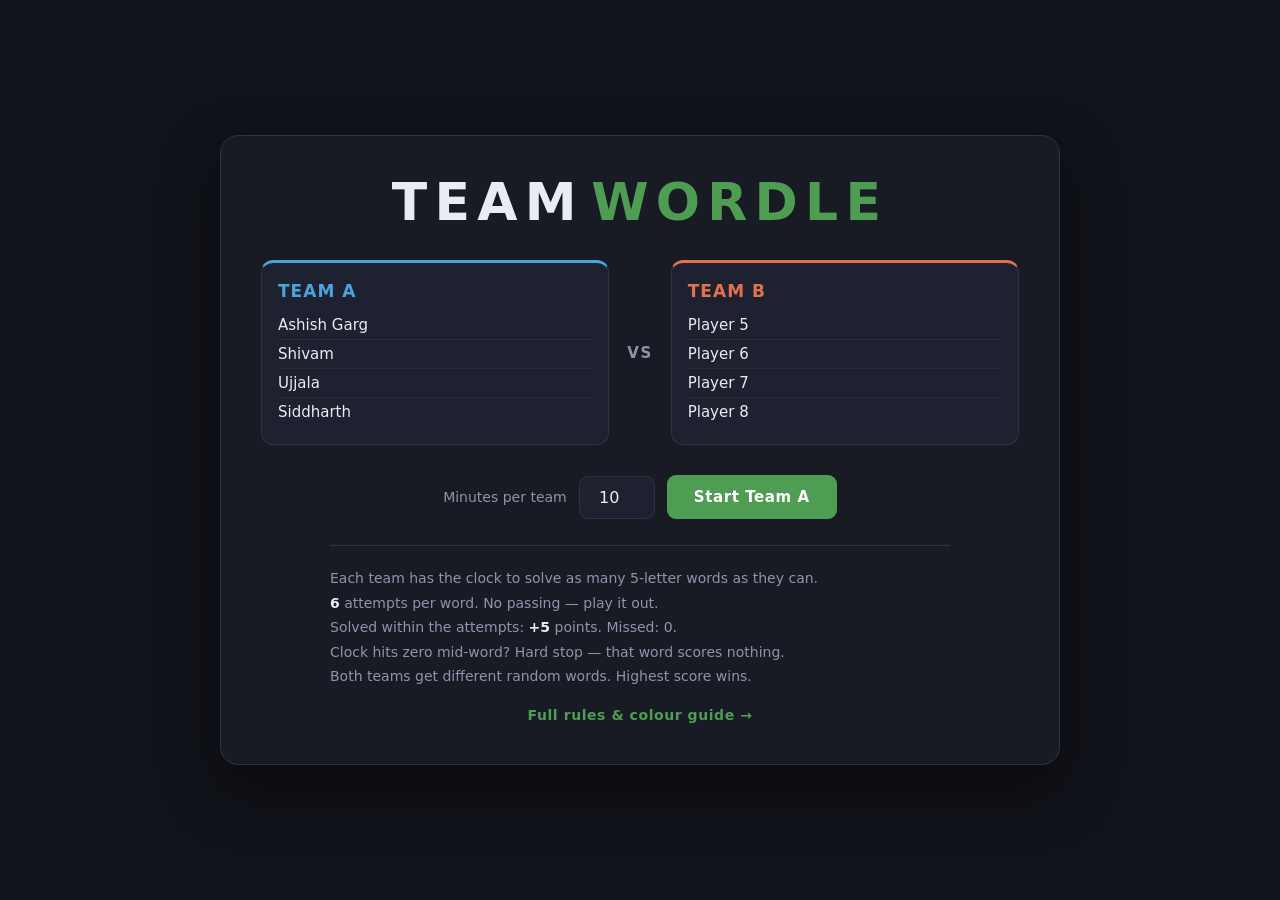
<file: index.html>
<!DOCTYPE html>
<html lang="en">
<head>
  <meta charset="utf-8">
  <meta name="viewport" content="width=device-width, initial-scale=1">
  <title>Team Wordle</title>
  <link rel="stylesheet" href="styles.css">
</head>
<body>

<!-- ======================= START SCREEN ======================= -->
<section id="screen-start" class="screen">
  <div class="start-card">
    <h1 class="logo">TEAM<span>WORDLE</span></h1>

    <div class="start-teams">
      <div class="start-team" id="start-team-a"></div>
      <div class="start-vs">VS</div>
      <div class="start-team" id="start-team-b"></div>
    </div>

    <div class="start-controls">
      <label for="minutes-input">Minutes per team</label>
      <input id="minutes-input" type="number" min="1" max="60" step="1">
      <button id="btn-start" class="btn btn-primary">Start <span id="start-team-label">Team A</span></button>
    </div>

    <ul class="rules">
      <li>Each team has the clock to solve as many 5-letter words as they can.</li>
      <li><strong id="rule-attempts">6</strong> attempts per word. No passing &mdash; play it out.</li>
      <li>Solved within the attempts: <strong id="rule-points">+5</strong> points. Missed: 0.</li>
      <li>Clock hits zero mid-word? Hard stop &mdash; that word scores nothing.</li>
      <li>Both teams get different random words. Highest score wins.</li>
    </ul>

    <a class="rules-link" href="rules.html" target="_blank" rel="noopener">Full rules &amp; colour guide &rarr;</a>
  </div>
</section>

<!-- ======================= GAME SCREEN ======================== -->
<section id="screen-game" class="screen hidden">
  <aside class="panel" id="panel-a"></aside>

  <main class="stage">
    <header class="stage-head">
      <div class="turn-label" id="turn-label">TEAM A&rsquo;S TURN</div>
      <div class="clock" id="clock">10:00</div>
      <div class="stage-head-row">
        <button id="btn-pause" class="btn btn-ghost">Pause</button>
        <div class="progress" id="progress">Word 1 &middot; Solved 0</div>
      </div>
    </header>

    <div class="board-wrap">
      <div id="board" class="board"></div>
      <div id="message" class="message"></div>
    </div>

    <div id="keyboard" class="keyboard"></div>
  </main>

  <aside class="panel" id="panel-b"></aside>

  <div id="pause-veil" class="veil hidden">
    <div class="veil-card">
      <h2>Paused</h2>
      <p>The clock is stopped.</p>
      <button id="btn-resume" class="btn btn-primary">Resume</button>
    </div>
  </div>
</section>

<!-- ===================== TURN OVER SCREEN ===================== -->
<section id="screen-turnover" class="screen hidden">
  <div class="start-card">
    <h2 class="headline" id="turnover-title">Team A&rsquo;s turn is over</h2>
    <p class="subhead" id="turnover-reason"></p>
    <div class="bigscore" id="turnover-score">0</div>
    <div class="score-caption">points</div>
    <div class="breakdown" id="turnover-breakdown"></div>
    <button id="btn-next-turn" class="btn btn-primary">Start Team B</button>
  </div>
</section>

<!-- ======================= RESULT SCREEN ====================== -->
<section id="screen-result" class="screen hidden">
  <div class="start-card">
    <div class="trophy">&#127942;</div>
    <h2 class="headline" id="result-title">Team A wins!</h2>
    <div class="result-scores">
      <div class="result-team" id="result-a"></div>
      <div class="result-team" id="result-b"></div>
    </div>
    <div class="breakdown-pair">
      <div class="breakdown" id="result-breakdown-a"></div>
      <div class="breakdown" id="result-breakdown-b"></div>
    </div>
    <button id="btn-replay" class="btn btn-primary">Play Again</button>
  </div>
</section>

<script src="config.js"></script>
<script src="words.js"></script>
<script src="game.js"></script>
</body>
</html>
</file>
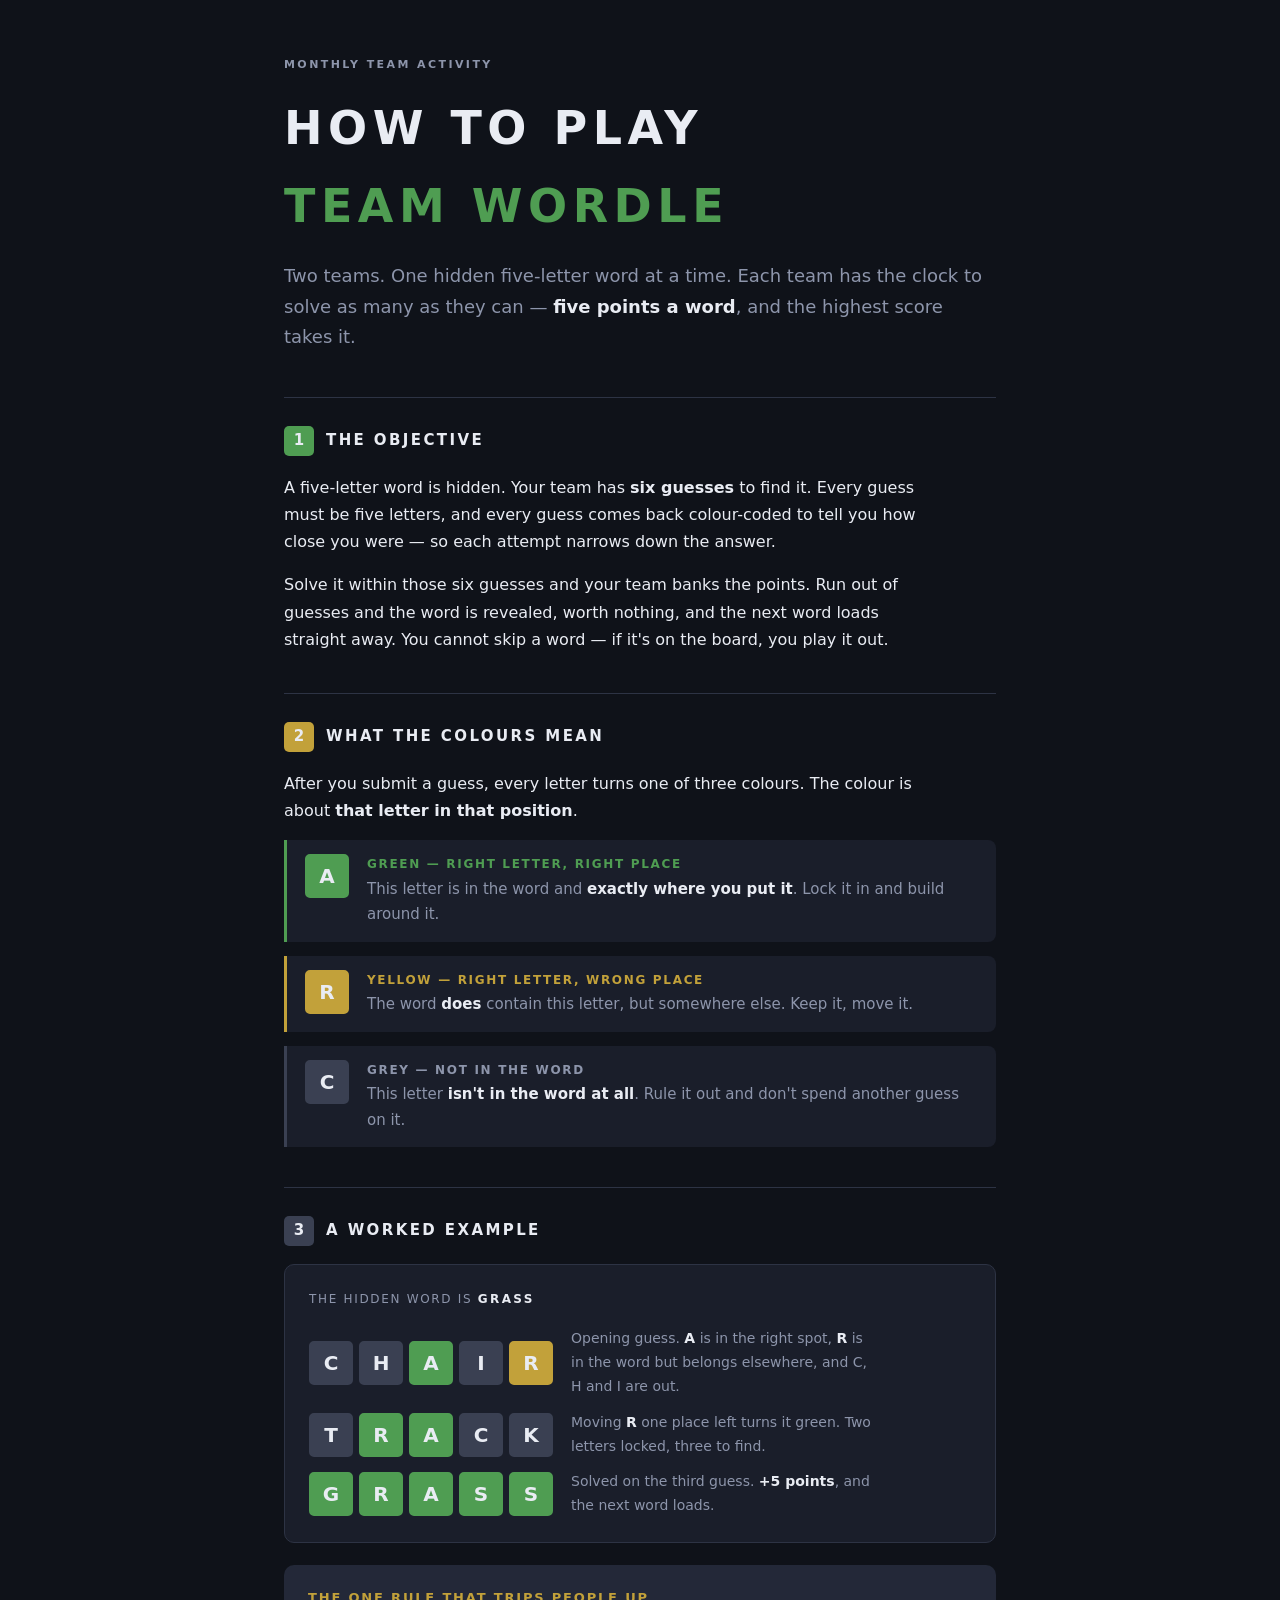
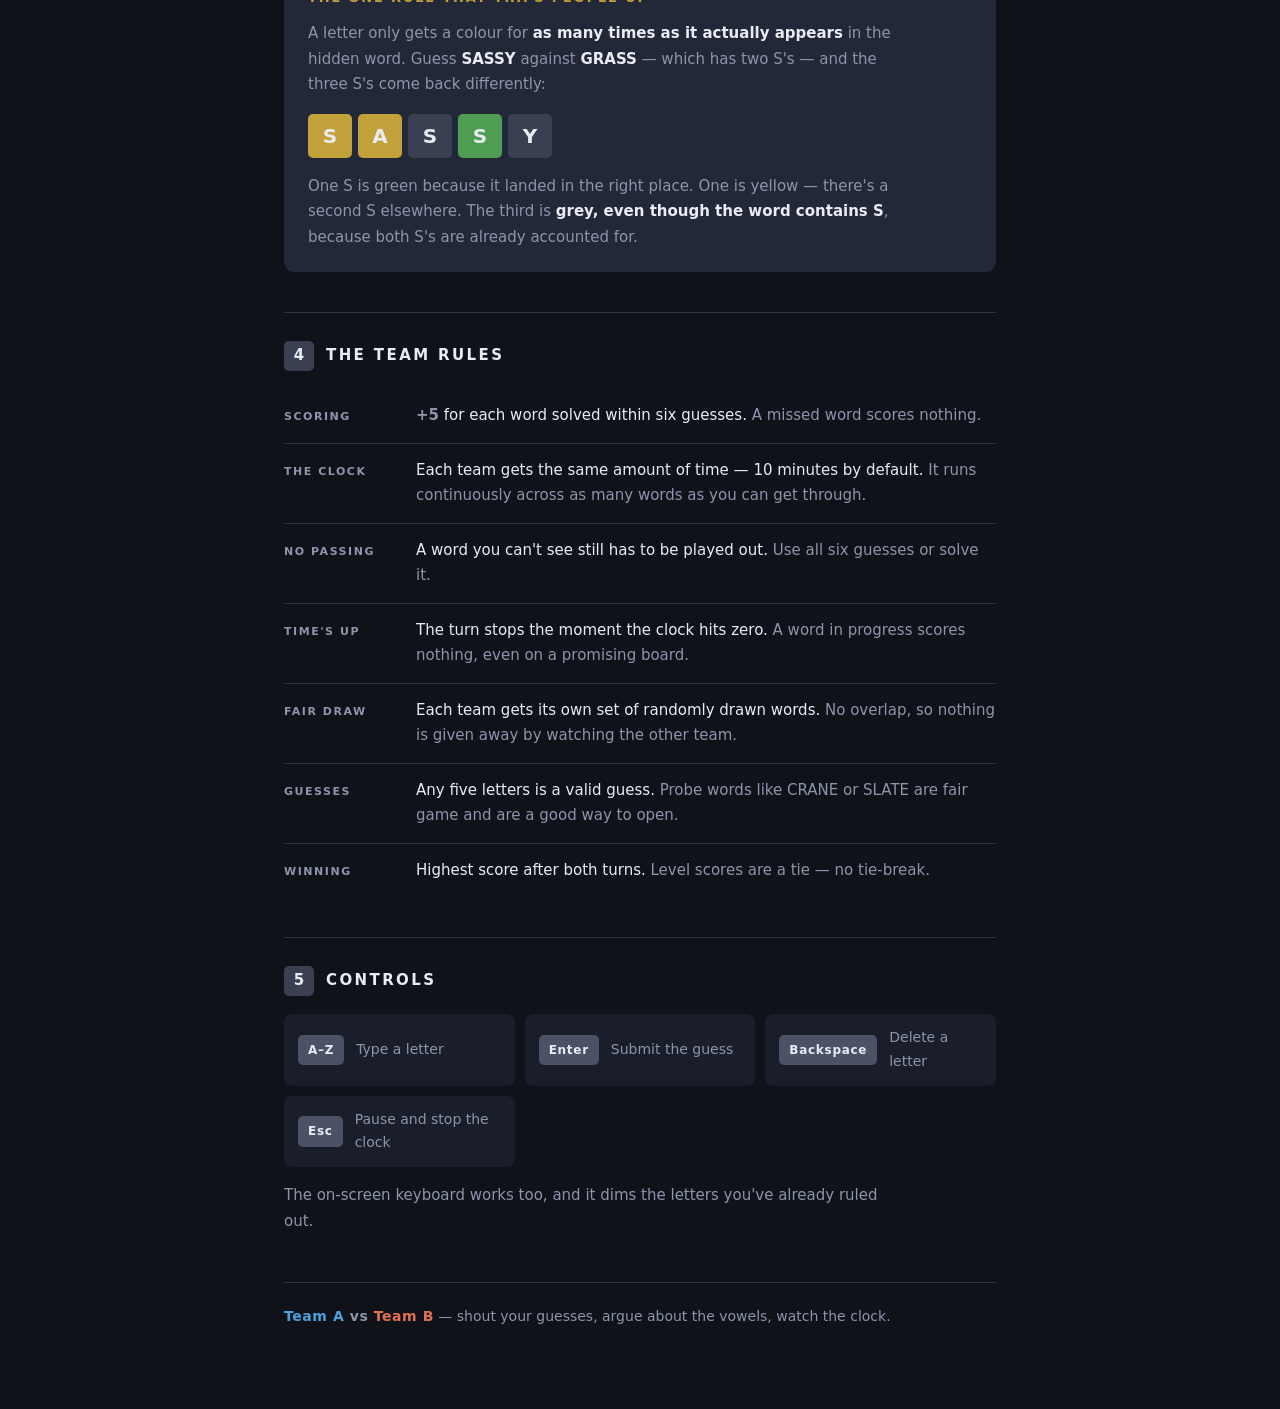
<file: rules.html>
<!DOCTYPE html>
<html lang="en">
<head>
<meta charset="utf-8">
<meta name="viewport" content="width=device-width, initial-scale=1">
<title>How to Play Team Wordle</title>
<style>
/* Single-theme by design: this page is the game's companion and shares its
   dark board look. No web fonts — it has to work offline from a flash drive. */
:root {
  --ink:      #0f1219;
  --surface:  #1a1e2a;
  --surface-2:#232838;
  --line:     #2d3344;
  --text:     #e9ecf3;
  --muted:    #8d95ab;
  --correct:  #4f9d52;
  --present:  #c2a13a;
  --absent:   #3a4052;
  --team-a:   #4aa3df;
  --team-b:   #e2724f;

  --sans: "Segoe UI", Inter, system-ui, -apple-system, Arial, sans-serif;
}

* { box-sizing: border-box; }

body {
  margin: 0;
  background: var(--ink);
  color: var(--text);
  font-family: var(--sans);
  font-size: 16px;
  line-height: 1.7;
  -webkit-font-smoothing: antialiased;
}

.page {
  max-width: 760px;
  margin: 0 auto;
  padding: 56px 24px 80px;
}

/* ---------- masthead ---------- */

.masthead { margin-bottom: 44px; }

.eyebrow {
  font-size: 11px;
  font-weight: 800;
  letter-spacing: .22em;
  text-transform: uppercase;
  color: var(--muted);
  margin-bottom: 14px;
}

h1 {
  font-size: clamp(30px, 5.5vw, 46px);
  font-weight: 800;
  letter-spacing: .12em;
  text-transform: uppercase;
  text-wrap: balance;
  margin: 0 0 16px;
}
h1 em { font-style: normal; color: var(--correct); }

.standfirst {
  font-size: 18px;
  color: var(--muted);
  max-width: 62ch;
  margin: 0;
}
.standfirst strong { color: var(--text); font-weight: 600; }

/* ---------- sections ---------- */

section {
  border-top: 1px solid var(--line);
  padding-top: 28px;
  margin-top: 40px;
}

h2 {
  display: flex;
  align-items: center;
  gap: 12px;
  font-size: 15px;
  font-weight: 800;
  letter-spacing: .16em;
  text-transform: uppercase;
  margin: 0 0 18px;
}

/* the section marker is a board tile — the page's one recurring motif */
.marker {
  flex: 0 0 auto;
  width: 30px;
  height: 30px;
  border-radius: 5px;
  display: grid;
  place-items: center;
  font-size: 15px;
  font-weight: 800;
  letter-spacing: 0;
  background: var(--absent);
}
.marker.c { background: var(--correct); }
.marker.p { background: var(--present); }

p { margin: 0 0 16px; max-width: 64ch; }
p:last-child { margin-bottom: 0; }

/* ---------- tiles ---------- */

.tile {
  display: inline-grid;
  place-items: center;
  width: 44px;
  height: 44px;
  border-radius: 5px;
  border: 2px solid var(--line);
  font-size: 20px;
  font-weight: 800;
  text-transform: uppercase;
  vertical-align: middle;
}
.tile.correct { background: var(--correct); border-color: var(--correct); }
.tile.present { background: var(--present); border-color: var(--present); }
.tile.absent  { background: var(--absent);  border-color: var(--absent);  }

/* ---------- colour legend ---------- */

.legend {
  display: flex;
  flex-direction: column;
  gap: 14px;
}

.legend-row {
  display: grid;
  grid-template-columns: 44px 1fr;
  gap: 18px;
  align-items: start;
  background: var(--surface);
  border-left: 3px solid var(--line);
  border-radius: 0 8px 8px 0;
  padding: 14px 18px;
}
.legend-row.is-correct { border-left-color: var(--correct); }
.legend-row.is-present { border-left-color: var(--present); }
.legend-row.is-absent  { border-left-color: var(--absent);  }

.legend-row .label {
  font-size: 12px;
  font-weight: 800;
  letter-spacing: .14em;
  text-transform: uppercase;
  margin-bottom: 2px;
}
.is-correct .label { color: var(--correct); }
.is-present .label { color: var(--present); }
.is-absent  .label { color: var(--muted);   }

.legend-row p {
  margin: 0;
  font-size: 15px;
  color: var(--muted);
}
.legend-row p strong { color: var(--text); font-weight: 600; }

/* ---------- worked example ---------- */

.example {
  background: var(--surface);
  border: 1px solid var(--line);
  border-radius: 10px;
  padding: 24px;
  overflow-x: auto;
}

.example-head {
  font-size: 12px;
  letter-spacing: .14em;
  text-transform: uppercase;
  color: var(--muted);
  margin-bottom: 18px;
}
.example-head b { color: var(--text); letter-spacing: .2em; }

.guess {
  display: flex;
  align-items: center;
  gap: 18px;
  margin-bottom: 12px;
}
.guess:last-of-type { margin-bottom: 0; }

.row { display: flex; gap: 6px; flex: 0 0 auto; }

.note {
  font-size: 14px;
  color: var(--muted);
  max-width: 34ch;
}
.note b { color: var(--text); font-weight: 600; }

/* ---------- duplicate-letter callout ---------- */

.callout {
  background: var(--surface-2);
  border-radius: 10px;
  padding: 22px 24px;
  margin-top: 22px;
  overflow-x: auto;
}
.callout h3 {
  font-size: 13px;
  font-weight: 800;
  letter-spacing: .14em;
  text-transform: uppercase;
  color: var(--present);
  margin: 0 0 12px;
}
.callout p { font-size: 15px; color: var(--muted); }
.callout p strong { color: var(--text); font-weight: 600; }
.callout .row { margin: 16px 0; }

/* ---------- team rules ---------- */

.rules-list {
  list-style: none;
  margin: 0;
  padding: 0;
  display: flex;
  flex-direction: column;
}
.rules-list li {
  display: grid;
  grid-template-columns: 112px 1fr;
  gap: 20px;
  align-items: baseline;
  padding: 14px 0;
  border-bottom: 1px solid var(--line);
}
.rules-list li:last-child { border-bottom: 0; }
.rules-list dt, .rules-list .k {
  font-size: 11px;
  font-weight: 800;
  letter-spacing: .14em;
  text-transform: uppercase;
  color: var(--muted);
}
.rules-list .v { margin: 0; color: var(--text); font-size: 15px; }
.rules-list .v span { color: var(--muted); }

.points {
  color: var(--correct);
  font-weight: 800;
  font-variant-numeric: tabular-nums;
}

/* ---------- controls ---------- */

.keys {
  display: grid;
  grid-template-columns: repeat(auto-fit, minmax(200px, 1fr));
  gap: 10px;
}
.key-row {
  display: flex;
  align-items: center;
  gap: 12px;
  background: var(--surface);
  border-radius: 8px;
  padding: 12px 14px;
}
kbd {
  flex: 0 0 auto;
  font-family: var(--sans);
  font-size: 12px;
  font-weight: 700;
  letter-spacing: .06em;
  background: #4b5266;
  color: var(--text);
  border-radius: 5px;
  padding: 5px 10px;
}
.key-row span { font-size: 14px; color: var(--muted); }

/* ---------- footer ---------- */

footer {
  margin-top: 48px;
  border-top: 1px solid var(--line);
  padding-top: 22px;
  font-size: 14px;
  color: var(--muted);
}
footer .vs { font-weight: 700; letter-spacing: .04em; }
footer .a { color: var(--team-a); }
footer .b { color: var(--team-b); }

a { color: var(--correct); }
a:focus-visible, .key-row:focus-visible { outline: 2px solid var(--correct); outline-offset: 2px; }

@media (max-width: 560px) {
  .page { padding: 36px 18px 56px; }
  .tile { width: 38px; height: 38px; font-size: 17px; }
  .legend-row { grid-template-columns: 38px 1fr; gap: 14px; }
  .guess { flex-direction: column; align-items: flex-start; gap: 8px; }
  .rules-list li { grid-template-columns: 1fr; gap: 4px; }
}
</style>
</head>
<body>
<main class="page">

  <header class="masthead">
    <div class="eyebrow">Monthly team activity</div>
    <h1>How to play <em>Team Wordle</em></h1>
    <p class="standfirst">
      Two teams. One hidden five-letter word at a time. Each team has the clock to
      solve as many as they can — <strong>five points a word</strong>, and the
      highest score takes it.
    </p>
  </header>

  <section>
    <h2><span class="marker c">1</span> The objective</h2>
    <p>
      A five-letter word is hidden. Your team has <strong>six guesses</strong> to
      find it. Every guess must be five letters, and every guess comes back
      colour-coded to tell you how close you were — so each attempt narrows down
      the answer.
    </p>
    <p>
      Solve it within those six guesses and your team banks the points. Run out
      of guesses and the word is revealed, worth nothing, and the next word loads
      straight away. You cannot skip a word — if it's on the board, you play it out.
    </p>
  </section>

  <section>
    <h2><span class="marker p">2</span> What the colours mean</h2>
    <p>
      After you submit a guess, every letter turns one of three colours. The colour
      is about <strong>that letter in that position</strong>.
    </p>

    <div class="legend">
      <div class="legend-row is-correct">
        <span class="tile correct">A</span>
        <div>
          <div class="label">Green — right letter, right place</div>
          <p>This letter is in the word and <strong>exactly where you put it</strong>. Lock it in and build around it.</p>
        </div>
      </div>

      <div class="legend-row is-present">
        <span class="tile present">R</span>
        <div>
          <div class="label">Yellow — right letter, wrong place</div>
          <p>The word <strong>does</strong> contain this letter, but somewhere else. Keep it, move it.</p>
        </div>
      </div>

      <div class="legend-row is-absent">
        <span class="tile absent">C</span>
        <div>
          <div class="label">Grey — not in the word</div>
          <p>This letter <strong>isn't in the word at all</strong>. Rule it out and don't spend another guess on it.</p>
        </div>
      </div>
    </div>
  </section>

  <section>
    <h2><span class="marker">3</span> A worked example</h2>

    <div class="example">
      <div class="example-head">The hidden word is <b>GRASS</b></div>

      <div class="guess">
        <div class="row">
          <span class="tile absent">C</span>
          <span class="tile absent">H</span>
          <span class="tile correct">A</span>
          <span class="tile absent">I</span>
          <span class="tile present">R</span>
        </div>
        <p class="note">Opening guess. <b>A</b> is in the right spot, <b>R</b> is in the word but belongs elsewhere, and C, H and I are out.</p>
      </div>

      <div class="guess">
        <div class="row">
          <span class="tile absent">T</span>
          <span class="tile correct">R</span>
          <span class="tile correct">A</span>
          <span class="tile absent">C</span>
          <span class="tile absent">K</span>
        </div>
        <p class="note">Moving <b>R</b> one place left turns it green. Two letters locked, three to find.</p>
      </div>

      <div class="guess">
        <div class="row">
          <span class="tile correct">G</span>
          <span class="tile correct">R</span>
          <span class="tile correct">A</span>
          <span class="tile correct">S</span>
          <span class="tile correct">S</span>
        </div>
        <p class="note">Solved on the third guess. <b class="points">+5 points</b>, and the next word loads.</p>
      </div>
    </div>

    <div class="callout">
      <h3>The one rule that trips people up</h3>
      <p>
        A letter only gets a colour for <strong>as many times as it actually appears</strong>
        in the hidden word. Guess <strong>SASSY</strong> against <strong>GRASS</strong> —
        which has two S's — and the three S's come back differently:
      </p>
      <div class="row">
        <span class="tile present">S</span>
        <span class="tile present">A</span>
        <span class="tile absent">S</span>
        <span class="tile correct">S</span>
        <span class="tile absent">Y</span>
      </div>
      <p>
        One S is green because it landed in the right place. One is yellow — there's a
        second S elsewhere. The third is <strong>grey, even though the word contains S</strong>,
        because both S's are already accounted for.
      </p>
    </div>
  </section>

  <section>
    <h2><span class="marker">4</span> The team rules</h2>
    <ul class="rules-list">
      <li>
        <span class="k">Scoring</span>
        <p class="v"><span class="points">+5</span> for each word solved within six guesses. <span>A missed word scores nothing.</span></p>
      </li>
      <li>
        <span class="k">The clock</span>
        <p class="v">Each team gets the same amount of time — 10 minutes by default. <span>It runs continuously across as many words as you can get through.</span></p>
      </li>
      <li>
        <span class="k">No passing</span>
        <p class="v">A word you can't see still has to be played out. <span>Use all six guesses or solve it.</span></p>
      </li>
      <li>
        <span class="k">Time's up</span>
        <p class="v">The turn stops the moment the clock hits zero. <span>A word in progress scores nothing, even on a promising board.</span></p>
      </li>
      <li>
        <span class="k">Fair draw</span>
        <p class="v">Each team gets its own set of randomly drawn words. <span>No overlap, so nothing is given away by watching the other team.</span></p>
      </li>
      <li>
        <span class="k">Guesses</span>
        <p class="v">Any five letters is a valid guess. <span>Probe words like CRANE or SLATE are fair game and are a good way to open.</span></p>
      </li>
      <li>
        <span class="k">Winning</span>
        <p class="v">Highest score after both turns. <span>Level scores are a tie — no tie-break.</span></p>
      </li>
    </ul>
  </section>

  <section>
    <h2><span class="marker">5</span> Controls</h2>
    <div class="keys">
      <div class="key-row"><kbd>A–Z</kbd><span>Type a letter</span></div>
      <div class="key-row"><kbd>Enter</kbd><span>Submit the guess</span></div>
      <div class="key-row"><kbd>Backspace</kbd><span>Delete a letter</span></div>
      <div class="key-row"><kbd>Esc</kbd><span>Pause and stop the clock</span></div>
    </div>
    <p style="margin-top:16px;color:var(--muted);font-size:15px;">
      The on-screen keyboard works too, and it dims the letters you've already ruled out.
    </p>
  </section>

  <footer>
    <span class="vs"><span class="a">Team A</span> vs <span class="b">Team B</span></span>
    — shout your guesses, argue about the vowels, watch the clock.
  </footer>

</main>
</body>
</html>
</file>
<file: styles.css>
/* ==========================================================================
   TEAM WORDLE - styles
   ========================================================================== */

:root {
  --bg:        #11131a;
  --bg-soft:   #181b24;
  --panel:     #1e2230;
  --line:      #2d3344;
  --text:      #e9ecf3;
  --muted:     #8d95ab;
  --correct:   #4f9d52;
  --present:   #c2a13a;
  --absent:    #3a4052;
  --team-a:    #4aa3df;
  --team-b:    #e2724f;
  --danger:    #e0514b;
}

* { box-sizing: border-box; }

html, body {
  height: 100%;
  margin: 0;
}

body {
  background: var(--bg);
  color: var(--text);
  font-family: "Segoe UI", Inter, system-ui, -apple-system, Arial, sans-serif;
  -webkit-font-smoothing: antialiased;
  overflow: hidden;
}

.hidden { display: none !important; }

/* ---------- screens ---------- */

.screen {
  height: 100vh;
  width: 100vw;
}

#screen-start, #screen-turnover, #screen-result {
  display: flex;
  align-items: center;
  justify-content: center;
  padding: 24px;
  overflow-y: auto;
}

#screen-game {
  display: grid;
  grid-template-columns: minmax(180px, 250px) 1fr minmax(180px, 250px);
  gap: 18px;
  padding: 18px;
  position: relative;
}

/* ---------- start / interstitial cards ---------- */

.start-card {
  width: 100%;
  max-width: 840px;
  background: var(--bg-soft);
  border: 1px solid var(--line);
  border-radius: 18px;
  padding: 36px 40px 40px;
  text-align: center;
  box-shadow: 0 24px 60px rgba(0,0,0,.45);
}

.logo {
  font-size: clamp(32px, 5vw, 52px);
  letter-spacing: .14em;
  font-weight: 800;
  margin: 0 0 28px;
}
.logo span {
  color: var(--correct);
  margin-left: .14em;
}

.start-teams {
  display: grid;
  grid-template-columns: 1fr auto 1fr;
  gap: 18px;
  align-items: center;
  margin-bottom: 30px;
}

.start-team {
  background: var(--panel);
  border: 1px solid var(--line);
  border-top: 3px solid var(--line);
  border-radius: 12px;
  padding: 18px 16px;
  text-align: left;
}
#start-team-a { border-top-color: var(--team-a); }
#start-team-b { border-top-color: var(--team-b); }

.start-vs {
  color: var(--muted);
  font-weight: 800;
  letter-spacing: .1em;
  font-size: 15px;
}

.start-team h3 {
  margin: 0 0 10px;
  font-size: 17px;
  letter-spacing: .06em;
  text-transform: uppercase;
}
#start-team-a h3 { color: var(--team-a); }
#start-team-b h3 { color: var(--team-b); }

.roster {
  list-style: none;
  margin: 0;
  padding: 0;
}
.roster li {
  padding: 5px 0;
  font-size: 15px;
  color: var(--text);
  border-bottom: 1px solid rgba(255,255,255,.05);
}
.roster li:last-child { border-bottom: 0; }
.roster li.empty { color: var(--muted); font-style: italic; }

.start-controls {
  display: flex;
  align-items: center;
  justify-content: center;
  gap: 12px;
  flex-wrap: wrap;
  margin-bottom: 26px;
}
.start-controls label {
  color: var(--muted);
  font-size: 14px;
}
.start-controls input {
  width: 76px;
  padding: 11px 12px;
  font-size: 16px;
  font-family: inherit;
  text-align: center;
  color: var(--text);
  background: var(--panel);
  border: 1px solid var(--line);
  border-radius: 9px;
}
.start-controls input:focus {
  outline: 2px solid var(--correct);
  outline-offset: 1px;
}

.rules {
  list-style: none;
  margin: 0 auto;
  padding: 20px 0 0;
  border-top: 1px solid var(--line);
  text-align: left;
  color: var(--muted);
  font-size: 14px;
  line-height: 1.75;
  max-width: 620px;
}
.rules strong { color: var(--text); }

.rules-link {
  display: inline-block;
  margin-top: 18px;
  font-size: 14px;
  font-weight: 700;
  letter-spacing: .04em;
  color: var(--correct);
  text-decoration: none;
}
.rules-link:hover { text-decoration: underline; }
.rules-link:focus-visible { outline: 2px solid var(--correct); outline-offset: 3px; }

/* ---------- buttons ---------- */

.btn {
  font-family: inherit;
  font-size: 15px;
  font-weight: 700;
  letter-spacing: .04em;
  padding: 12px 26px;
  border-radius: 9px;
  border: 1px solid transparent;
  cursor: pointer;
  transition: transform .08s ease, background .15s ease;
}
.btn:active { transform: translateY(1px); }

.btn-primary {
  background: var(--correct);
  color: #fff;
}
.btn-primary:hover { background: #5bb05f; }

.btn-ghost {
  background: transparent;
  color: var(--muted);
  border-color: var(--line);
  padding: 8px 18px;
  font-size: 13px;
}
.btn-ghost:hover { color: var(--text); border-color: var(--muted); }

/* ---------- team panels (in-game) ---------- */

.panel {
  background: var(--panel);
  border: 1px solid var(--line);
  border-radius: 14px;
  padding: 20px 18px;
  display: flex;
  flex-direction: column;
  opacity: .42;
  filter: saturate(.4);
  transition: opacity .25s ease, filter .25s ease, box-shadow .25s ease, transform .25s ease;
}

.panel.active {
  opacity: 1;
  filter: none;
  transform: translateY(-3px);
}
#panel-a.active { box-shadow: 0 0 0 2px var(--team-a), 0 18px 40px rgba(0,0,0,.4); }
#panel-b.active { box-shadow: 0 0 0 2px var(--team-b), 0 18px 40px rgba(0,0,0,.4); }

.panel-name {
  font-size: 15px;
  font-weight: 800;
  letter-spacing: .08em;
  text-transform: uppercase;
  margin-bottom: 4px;
  word-break: break-word;
}
#panel-a .panel-name { color: var(--team-a); }
#panel-b .panel-name { color: var(--team-b); }

.panel-score {
  font-size: 44px;
  font-weight: 800;
  line-height: 1;
  margin-bottom: 2px;
}
.panel-score-label {
  font-size: 11px;
  letter-spacing: .14em;
  color: var(--muted);
  text-transform: uppercase;
  margin-bottom: 16px;
}

.panel hr {
  border: 0;
  border-top: 1px solid var(--line);
  margin: 0 0 12px;
  width: 100%;
}

.panel .roster { flex: 1; }

.panel-tag {
  margin-top: 14px;
  font-size: 11px;
  letter-spacing: .14em;
  font-weight: 800;
  text-transform: uppercase;
  color: var(--muted);
  min-height: 16px;
}
#panel-a.active .panel-tag { color: var(--team-a); }
#panel-b.active .panel-tag { color: var(--team-b); }

/* ---------- stage ---------- */

.stage {
  display: flex;
  flex-direction: column;
  align-items: center;
  justify-content: space-between;
  min-height: 0;
  gap: 10px;
}

.stage-head {
  text-align: center;
  width: 100%;
}

.turn-label {
  font-size: 14px;
  font-weight: 800;
  letter-spacing: .18em;
  color: var(--muted);
}
.turn-label.a { color: var(--team-a); }
.turn-label.b { color: var(--team-b); }

.clock {
  font-size: clamp(38px, 5vw, 60px);
  font-weight: 800;
  line-height: 1.1;
  font-variant-numeric: tabular-nums;
}
.clock.low {
  color: var(--danger);
  animation: pulse .9s ease-in-out infinite;
}
@keyframes pulse {
  50% { opacity: .45; }
}

.stage-head-row {
  display: flex;
  align-items: center;
  justify-content: center;
  gap: 16px;
  margin-top: 6px;
}

.progress {
  font-size: 13px;
  color: var(--muted);
  letter-spacing: .05em;
}

/* ---------- board ---------- */

.board-wrap {
  display: flex;
  flex-direction: column;
  align-items: center;
  gap: 10px;
  min-height: 0;
}

.board {
  display: grid;
  gap: 7px;
}

.board-row {
  display: grid;
  grid-template-columns: repeat(5, 1fr);
  gap: 7px;
}

.tile {
  width: clamp(42px, 5.6vh, 62px);
  height: clamp(42px, 5.6vh, 62px);
  border: 2px solid var(--line);
  border-radius: 6px;
  display: flex;
  align-items: center;
  justify-content: center;
  font-size: clamp(20px, 2.9vh, 32px);
  font-weight: 800;
  text-transform: uppercase;
  background: transparent;
  transition: transform .1s ease;
}
.tile.filled {
  border-color: var(--muted);
  animation: pop .12s ease;
}
@keyframes pop {
  50% { transform: scale(1.08); }
}

.tile.correct { background: var(--correct); border-color: var(--correct); }
.tile.present { background: var(--present); border-color: var(--present); }
.tile.absent  { background: var(--absent);  border-color: var(--absent);  }

.board-row.shake { animation: shake .4s ease; }
@keyframes shake {
  25% { transform: translateX(-7px); }
  50% { transform: translateX(7px); }
  75% { transform: translateX(-4px); }
}

.message {
  min-height: 28px;
  font-size: 15px;
  font-weight: 700;
  letter-spacing: .05em;
}
.message.good { color: var(--correct); }
.message.bad  { color: var(--danger); }

/* ---------- keyboard ---------- */

.keyboard {
  display: flex;
  flex-direction: column;
  gap: 7px;
  align-items: center;
  width: 100%;
  padding-bottom: 4px;
}

.kb-row {
  display: flex;
  gap: 6px;
  justify-content: center;
}

.key {
  min-width: 38px;
  height: 46px;
  padding: 0 10px;
  border: 0;
  border-radius: 6px;
  background: #4b5266;
  color: var(--text);
  font-family: inherit;
  font-size: 14px;
  font-weight: 700;
  text-transform: uppercase;
  cursor: pointer;
  transition: background .15s ease, transform .06s ease;
}
.key:hover { background: #5a6279; }
.key:active { transform: translateY(1px); }
.key.wide { min-width: 68px; font-size: 12px; letter-spacing: .06em; }

.key.correct { background: var(--correct); }
.key.present { background: var(--present); }
.key.absent  { background: #2b3041; color: #727a90; }

/* ---------- pause veil ---------- */

.veil {
  position: absolute;
  inset: 0;
  background: rgba(10,11,16,.88);
  display: flex;
  align-items: center;
  justify-content: center;
  z-index: 20;
}
.veil-card {
  text-align: center;
  background: var(--bg-soft);
  border: 1px solid var(--line);
  border-radius: 16px;
  padding: 36px 48px;
}
.veil-card h2 { margin: 0 0 6px; font-size: 30px; letter-spacing: .08em; }
.veil-card p { margin: 0 0 22px; color: var(--muted); }

/* ---------- interstitial + result ---------- */

.headline {
  margin: 0 0 6px;
  font-size: clamp(24px, 3.4vw, 36px);
  letter-spacing: .03em;
}
.subhead {
  margin: 0 0 18px;
  color: var(--muted);
  font-size: 15px;
  min-height: 20px;
}

.bigscore {
  font-size: clamp(60px, 10vw, 100px);
  font-weight: 800;
  line-height: 1;
  color: var(--correct);
}
.score-caption {
  font-size: 12px;
  letter-spacing: .2em;
  text-transform: uppercase;
  color: var(--muted);
  margin-bottom: 26px;
}

.trophy { font-size: 60px; line-height: 1; margin-bottom: 8px; }

.result-scores {
  display: grid;
  grid-template-columns: 1fr 1fr;
  gap: 16px;
  margin: 8px 0 24px;
}
.result-team {
  background: var(--panel);
  border: 1px solid var(--line);
  border-top: 3px solid var(--line);
  border-radius: 12px;
  padding: 18px;
}
#result-a { border-top-color: var(--team-a); }
#result-b { border-top-color: var(--team-b); }
.result-team.win { box-shadow: 0 0 0 2px var(--correct); }

.result-team .rt-name {
  font-size: 14px;
  font-weight: 800;
  letter-spacing: .08em;
  text-transform: uppercase;
  color: var(--muted);
  margin-bottom: 6px;
}
.result-team .rt-score {
  font-size: 46px;
  font-weight: 800;
  line-height: 1;
}
.result-team .rt-meta {
  margin-top: 8px;
  font-size: 13px;
  color: var(--muted);
}

.breakdown-pair {
  display: grid;
  grid-template-columns: 1fr 1fr;
  gap: 16px;
}

.breakdown {
  text-align: left;
  font-size: 13px;
  color: var(--muted);
  line-height: 1.8;
  background: var(--panel);
  border: 1px solid var(--line);
  border-radius: 10px;
  padding: 14px 16px;
  margin-bottom: 24px;
}
.breakdown b {
  color: var(--text);
  display: block;
  font-size: 11px;
  letter-spacing: .14em;
  text-transform: uppercase;
  margin-bottom: 2px;
}
.breakdown .w-solved { color: #7fc783; }
.breakdown .w-missed { color: #e58d89; }
.breakdown .row + .row { margin-top: 10px; }

/* ---------- narrow screens ---------- */

@media (max-width: 1040px) {
  body { overflow: auto; }
  #screen-game {
    grid-template-columns: 1fr 1fr;
    grid-template-areas: "a b" "stage stage";
    height: auto;
    min-height: 100vh;
  }
  #panel-a { grid-area: a; }
  #panel-b { grid-area: b; }
  .stage { grid-area: stage; }
  .start-teams { grid-template-columns: 1fr; }
  .start-vs { padding: 4px 0; }
}
</file>
